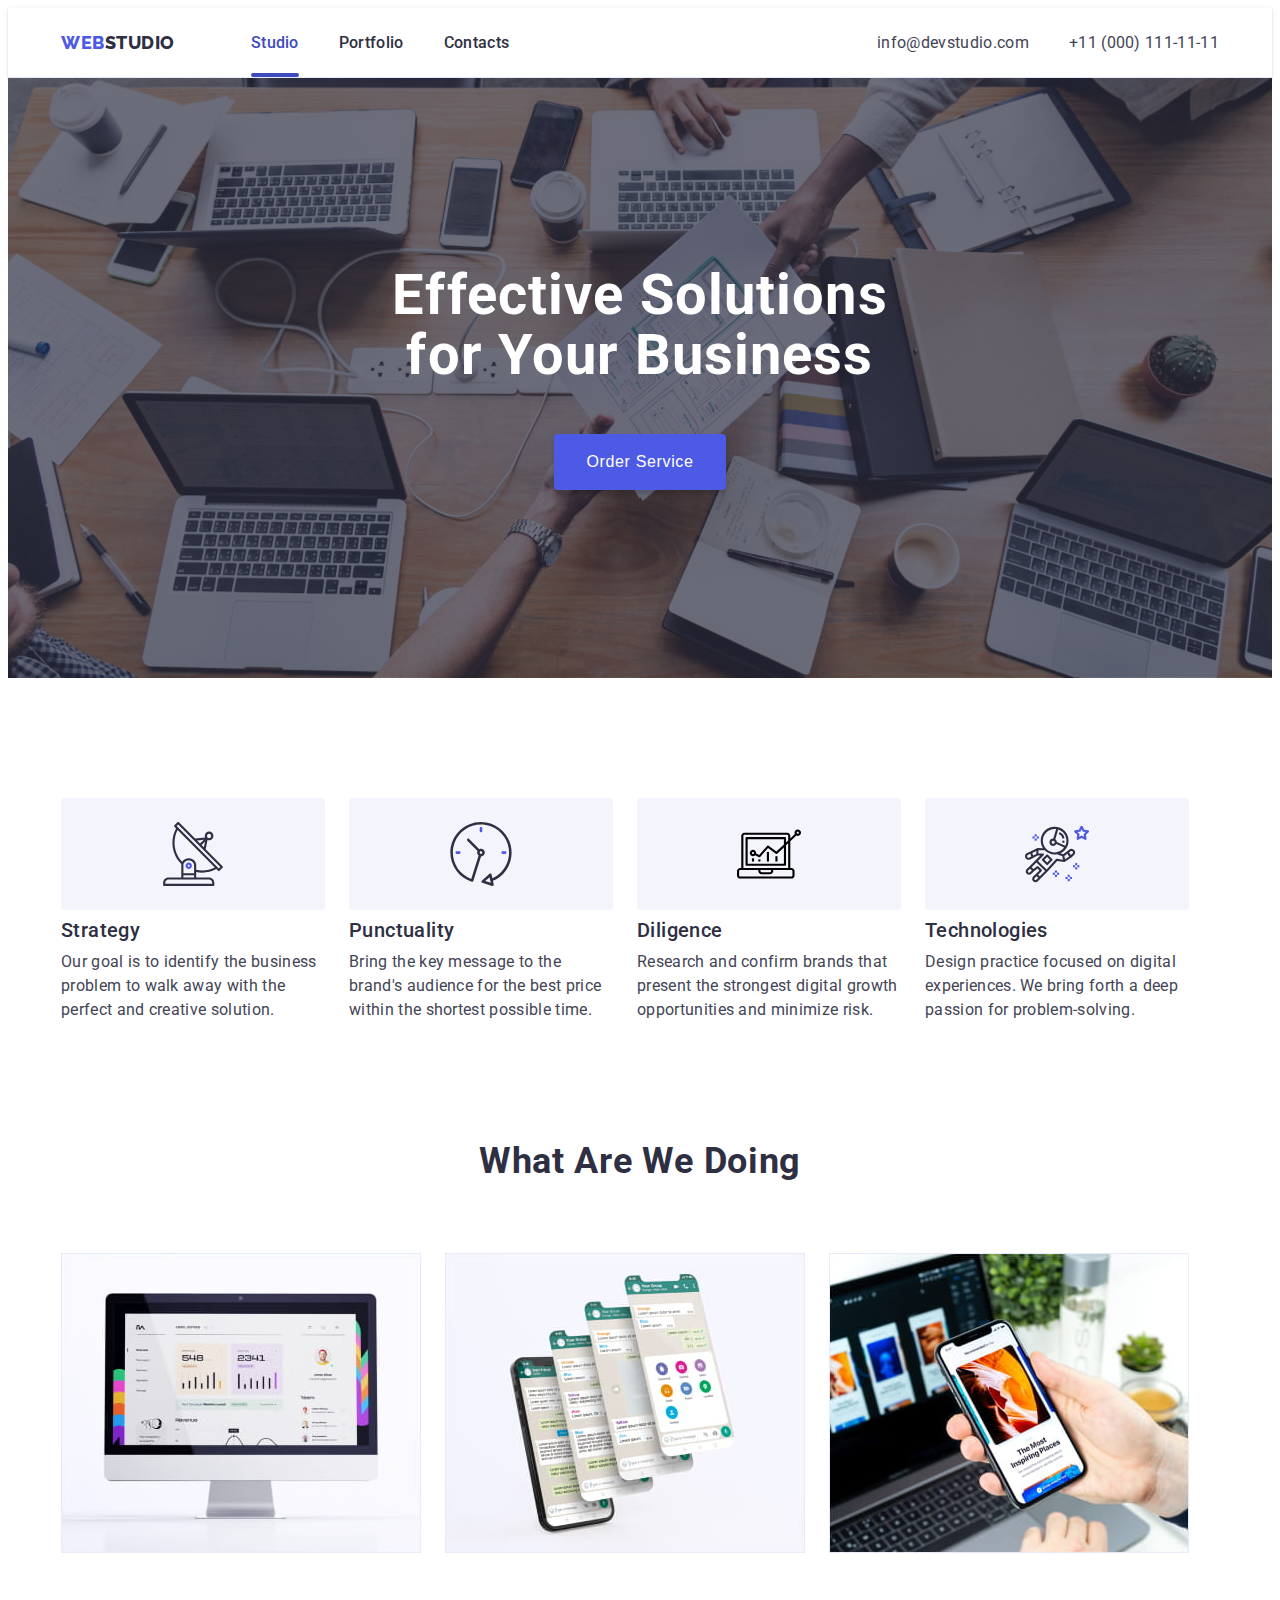
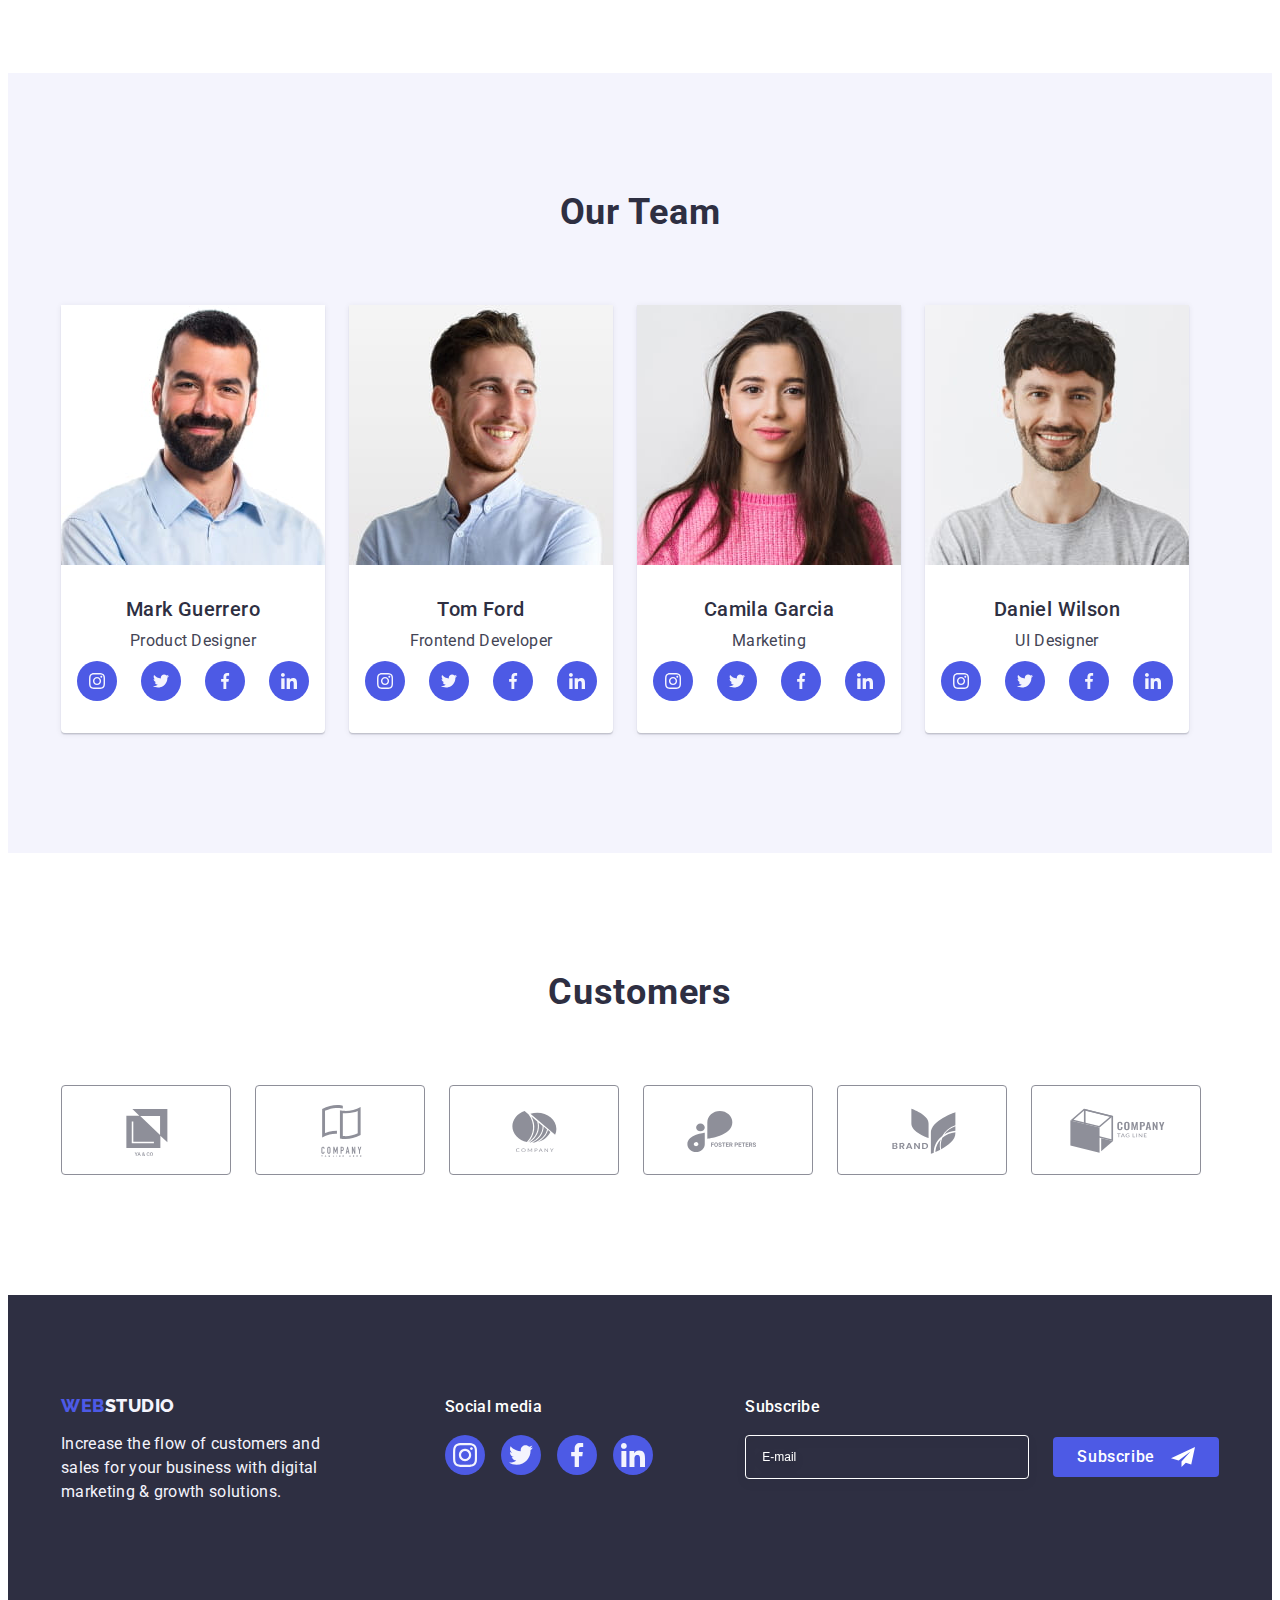
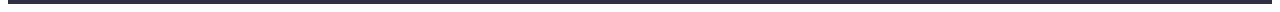
<file: index.html>
<!DOCTYPE html>
<html lang="en">
  <head>
    <meta charset="UTF-8" />
    <meta http-equiv="X-UA-Compatible" content="IE=edge" />
    <meta name="viewport" content="width=device-width, initial-scale=1.0" />
    <title>Studio</title>
    <link rel="preconnect" href="https://fonts.googleapis.com" />
    <link rel="preconnect" href="https://fonts.gstatic.com" crossorigin />
    <link
      href="https://fonts.googleapis.com/css2?family=Raleway:wght@800&family=Roboto:wght@400;500;700;900&display=swap"
      rel="stylesheet"
    />
    <link
      rel="stylesheet"
      href="https://cdnjs.cloudflare.com/ajax/libs/modern-normalize/1.1.0/modern-normalize.min.css"
      integrity="sha512-wpPYUAdjBVSE4KJnH1VR1HeZfpl1ub8YT/NKx4PuQ5NmX2tKuGu6U/JRp5y+Y8XG2tV+wKQpNHVUX03MfMFn9Q=="
      crossorigin="anonymous"
      referrerpolicy="no-referrer"
    />
    <link rel="stylesheet" href="./css/styles.css" />
  </head>
  <body>
    <!-- Header -->
    <header class="header">
      <div class="container header-flex">
        <nav class="header-nav">
          <a href="./index.html" class="header-logo link"
            >Web<span class="header-logo-accent">Studio</span></a
          >
          <ul class="header-nav-list list">
            <li class="header-nav-item">
              <a href="./index.html" class="header-nav-link current link"
                >Studio</a
              >
            </li>
            <li class="header-nav-item">
              <a href="./portfolio.html" class="header-nav-link link"
                >Portfolio</a
              >
            </li>
            <li class="header-nav-item">
              <a href="" class="header-nav-link link">Contacts</a>
            </li>
          </ul>
        </nav>
        <address class="header-contacts">
          <ul class="header-contacts-list list">
            <li class="header-contacts-item">
              <a
                href="mailto:info@devstudio.com"
                class="header-contacts-link link"
                >info@devstudio.com</a
              >
            </li>
            <li class="header-contacts-item">
              <a href="tel:+110001111111" class="header-contacts-link link"
                >+11 (000) 111-11-11</a
              >
            </li>
          </ul>
        </address>
      </div>
    </header>
    <!-- Main -->
    <main>
      <!-- Hero section -->
      <section class="hero">
        <div class="container">
          <h1 class="hero-title">Effective Solutions for Your Business</h1>
          <button type="button" class="button hero-btn" data-modal-open>
            Order Service
          </button>
        </div>
      </section>
      <!-- Features section -->
      <section class="feature section">
        <div class="container">
          <h2 class="visually-hidden">Features</h2>
          <ul class="list feature-list">
            <li class="feature-list-item">
              <div class="feature-icon-container">
                <svg width="64" height="64" class="feature-icon">
                  <use href="./images/icons.svg#icon-antenna"></use>
                </svg>
              </div>
              <h3 class="feature-subtitle">Strategy</h3>
              <p class="feature-descr">
                Our goal is to identify the business problem to walk away with
                the perfect and creative solution.
              </p>
            </li>
            <li class="feature-list-item">
              <div class="feature-icon-container">
                <svg width="64" height="64" class="feature-icon">
                  <use href="./images/icons.svg#icon-clock"></use>
                </svg>
              </div>
              <h3 class="feature-subtitle">Punctuality</h3>
              <p class="feature-descr">
                Bring the key message to the brand's audience for the best price
                within the shortest possible time.
              </p>
            </li>
            <li class="feature-list-item">
              <div class="feature-icon-container">
                <svg width="64" height="64" class="feature-icon">
                  <use href="./images/icons.svg#icon-diagram"></use>
                </svg>
              </div>
              <h3 class="feature-subtitle">Diligence</h3>
              <p class="feature-descr">
                Research and confirm brands that present the strongest digital
                growth opportunities and minimize risk.
              </p>
            </li>
            <li class="feature-list-item">
              <div class="feature-icon-container">
                <svg width="64" height="64" class="feature-icon">
                  <use href="./images/icons.svg#icon-astronaut"></use>
                </svg>
              </div>
              <h3 class="feature-subtitle">Technologies</h3>
              <p class="feature-descr">
                Design practice focused on digital experiences. We bring forth a
                deep passion for problem-solving.
              </p>
            </li>
          </ul>
        </div>
      </section>
      <!-- Duties section -->
      <section class="duties">
        <div class="container">
          <h2 class="duties-title">What are we doing</h2>
          <ul class="duties-list list">
            <li class="duties-list-item">
              <img
                src="./images/duties-section/monitor.jpg"
                alt="a computer monitor"
                width="360"
                height="300"
              />
            </li>
            <li class="duties-list-item">
              <img
                src="./images/duties-section/phone.jpg"
                alt="a phone with a lot of tabs"
                width="360"
                height="300"
              />
            </li>
            <li class="duties-list-item">
              <img
                src="./images/duties-section/handwithaphone.jpg"
                alt="a hand holding a phone"
                width="360"
                height="300"
              />
            </li>
          </ul>
        </div>
      </section>
      <!-- Team section -->
      <section class="team section">
        <div class="container">
          <h2 class="team-title">Our Team</h2>
          <ul class="team-list list">
            <li class="team-item-bg">
              <img
                src="./images/team-section/mark_guerrero.jpg"
                alt="a worker"
                width="264"
                height="260"
              />
              <div class="team-item-container">
                <h3 class="team-worker-name">Mark Guerrero</h3>
                <p class="team-worker-role">Product Designer</p>
                <ul class="team-social-list list">
                  <li class="team-social-item">
                    <a href="" class="team-social-link">
                      <svg width="16" height="16" class="team-social-icon">
                        <use href="./images/icons.svg#icon-instagram"></use>
                      </svg>
                    </a>
                  </li>
                  <li class="team-social-item">
                    <a href="" class="team-social-link">
                      <svg width="16" height="16" class="team-social-icon">
                        <use href="./images/icons.svg#icon-twitter"></use>
                      </svg>
                    </a>
                  </li>
                  <li class="team-social-item">
                    <a href="" class="team-social-link">
                      <svg width="16" height="16" class="team-social-icon">
                        <use href="./images/icons.svg#icon-facebook"></use>
                      </svg>
                    </a>
                  </li>
                  <li class="team-social-item">
                    <a href="" class="team-social-link">
                      <svg width="16" height="16" class="team-social-icon">
                        <use href="./images/icons.svg#icon-linkedin"></use>
                      </svg>
                    </a>
                  </li>
                </ul>
              </div>
            </li>
            <li class="team-item-bg">
              <img
                src="./images/team-section/tom_ford.jpg"
                alt="a worker"
                width="264"
                height="260"
              />
              <div class="team-item-container">
                <h3 class="team-worker-name">Tom Ford</h3>
                <p class="team-worker-role">Frontend Developer</p>
                <ul class="team-social-list list">
                  <li class="team-social-item">
                    <a href="" class="team-social-link">
                      <svg width="16" height="16" class="team-social-icon">
                        <use href="./images/icons.svg#icon-instagram"></use>
                      </svg>
                    </a>
                  </li>
                  <li class="team-social-item">
                    <a href="" class="team-social-link">
                      <svg width="16" height="16" class="team-social-icon">
                        <use href="./images/icons.svg#icon-twitter"></use>
                      </svg>
                    </a>
                  </li>
                  <li class="team-social-item">
                    <a href="" class="team-social-link">
                      <svg width="16" height="16" class="team-social-icon">
                        <use href="./images/icons.svg#icon-facebook"></use>
                      </svg>
                    </a>
                  </li>
                  <li class="team-social-item">
                    <a href="" class="team-social-link">
                      <svg width="16" height="16" class="team-social-icon">
                        <use href="./images/icons.svg#icon-linkedin"></use>
                      </svg>
                    </a>
                  </li>
                </ul>
              </div>
            </li>
            <li class="team-item-bg">
              <img
                src="./images/team-section/camila_garcia.jpg"
                alt="a worker"
                width="264"
                height="260"
              />
              <div class="team-item-container">
                <h3 class="team-worker-name">Camila Garcia</h3>
                <p class="team-worker-role">Marketing</p>
                <ul class="team-social-list list">
                  <li class="team-social-item">
                    <a href="" class="team-social-link">
                      <svg width="16" height="16" class="team-social-icon">
                        <use href="./images/icons.svg#icon-instagram"></use>
                      </svg>
                    </a>
                  </li>
                  <li class="team-social-item">
                    <a href="" class="team-social-link">
                      <svg width="16" height="16" class="team-social-icon">
                        <use href="./images/icons.svg#icon-twitter"></use>
                      </svg>
                    </a>
                  </li>
                  <li class="team-social-item">
                    <a href="" class="team-social-link">
                      <svg width="16" height="16" class="team-social-icon">
                        <use href="./images/icons.svg#icon-facebook"></use>
                      </svg>
                    </a>
                  </li>
                  <li class="team-social-item">
                    <a href="" class="team-social-link">
                      <svg width="16" height="16" class="team-social-icon">
                        <use href="./images/icons.svg#icon-linkedin"></use>
                      </svg>
                    </a>
                  </li>
                </ul>
              </div>
            </li>
            <li class="team-item-bg">
              <img
                src="./images/team-section/daniel_wilson.jpg"
                alt="a worker"
                width="264"
                height="260"
              />
              <div class="team-item-container">
                <h3 class="team-worker-name">Daniel Wilson</h3>
                <p class="team-worker-role">UI Designer</p>
                <ul class="team-social-list list">
                  <li class="team-social-item">
                    <a href="" class="team-social-link">
                      <svg width="16" height="16" class="team-social-icon">
                        <use href="./images/icons.svg#icon-instagram"></use>
                      </svg>
                    </a>
                  </li>
                  <li class="team-social-item">
                    <a href="" class="team-social-link">
                      <svg width="16" height="16" class="team-social-icon">
                        <use href="./images/icons.svg#icon-twitter"></use>
                      </svg>
                    </a>
                  </li>
                  <li class="team-social-item">
                    <a href="" class="team-social-link">
                      <svg width="16" height="16" class="team-social-icon">
                        <use href="./images/icons.svg#icon-facebook"></use>
                      </svg>
                    </a>
                  </li>
                  <li class="team-social-item">
                    <a href="" class="team-social-link">
                      <svg width="16" height="16" class="team-social-icon">
                        <use href="./images/icons.svg#icon-linkedin"></use>
                      </svg>
                    </a>
                  </li>
                </ul>
              </div>
            </li>
          </ul>
        </div>
      </section>
      <!-- Customers section -->
      <section class="customer section">
        <div class="container">
          <h2 class="customer-title">Customers</h2>
          <ul class="customer-icon-list list">
            <li class="customer-icon-item">
              <a href="" class="customer-icon-link">
                <svg width="104" height="56" class="customer-icon">
                  <use href="./images/icons.svg#icon-company1"></use>
                </svg>
              </a>
            </li>
            <li class="customer-icon-item">
              <a href="" class="customer-icon-link">
                <svg width="104" height="56" class="customer-icon">
                  <use href="./images/icons.svg#icon-company2"></use>
                </svg>
              </a>
            </li>
            <li class="customer-icon-item">
              <a href="" class="customer-icon-link">
                <svg width="104" height="56" class="customer-icon">
                  <use href="./images/icons.svg#icon-company3"></use>
                </svg>
              </a>
            </li>
            <li class="customer-icon-item">
              <a href="" class="customer-icon-link">
                <svg width="104" height="56" class="customer-icon">
                  <use href="./images/icons.svg#icon-company4"></use>
                </svg>
              </a>
            </li>
            <li class="customer-icon-item">
              <a href="" class="customer-icon-link">
                <svg width="104" height="56" class="customer-icon">
                  <use href="./images/icons.svg#icon-company5"></use>
                </svg>
              </a>
            </li>
            <li class="customer-icon-item">
              <a href="" class="customer-icon-link">
                <svg width="104" height="56" class="customer-icon">
                  <use href="./images/icons.svg#icon-company6"></use>
                </svg>
              </a>
            </li>
          </ul>
        </div>
      </section>
    </main>
    <!-- Footer -->
    <footer class="footer">
      <div class="container footer-container">
        <div class="footer-logo-container">
          <a href="./index.html" class="footer-logo link"
            >Web<span class="footer-logo-accent">Studio</span></a
          >
          <p class="footer-text">
            Increase the flow of customers and sales for your business with
            digital marketing & growth solutions.
          </p>
        </div>
        <div class="footer-social-container">
          <p class="footer-social-text">Social media</p>
          <ul class="footer-social-list list">
            <li class="footer-social-item">
              <a href="" class="footer-social-link">
                <svg width="24" height="24" class="footer-social-icon">
                  <use href="./images/icons.svg#icon-instagram"></use>
                </svg>
              </a>
            </li>
            <li class="footer-social-item">
              <a href="" class="footer-social-link">
                <svg width="24" height="24" class="footer-social-icon">
                  <use href="./images/icons.svg#icon-twitter"></use>
                </svg>
              </a>
            </li>
            <li class="footer-social-item">
              <a href="" class="footer-social-link">
                <svg width="24" height="24" class="footer-social-icon">
                  <use href="./images/icons.svg#icon-facebook"></use>
                </svg>
              </a>
            </li>
            <li class="footer-social-item">
              <a href="" class="footer-social-link">
                <svg width="24" height="24" class="footer-social-icon">
                  <use href="./images/icons.svg#icon-linkedin"></use>
                </svg>
              </a>
            </li>
          </ul>
        </div>
        <div class="form-container">
          <p class="footer-form-text">Subscribe</p>
          <form class="footer-form">
            <label>
              <input
                type="email"
                name="user_name"
                placeholder="E-mail"
                class="footer-input-email"
              />
            </label>
            <button type="submit" class="footer-form-btn">
              Subscribe
              <svg width="24" height="24">
                <use href="./images/icons.svg#icon-plane"></use>
              </svg>
            </button>
          </form>
        </div>
      </div>
    </footer>
    <!-- Modal window -->
    <div class="backdrop is-hidden" data-modal>
      <div class="modal">
        <button type="button" class="modal-btn" data-modal-close>
          <svg width="8" height="8" class="modal-icon">
            <use href="./images/icons.svg#icon-close"></use>
          </svg>
        </button>
        <strong class="modal-title"
          >Leave your contacts and we will call you back</strong
        >
        <form class="modal-form form" name="modal_form">
          <label class="modal-form-label" for="modal_name">Name</label>
          <div class="modal-form-wrapper">
            <input
              class="modal-form-field"
              type="text"
              name="modal_name"
              id="modal_name"
            />
            <svg class="modal-form-icon" width="18" height="24">
              <use href="./images/icons.svg#icon-person"></use>
            </svg>
          </div>
          <label class="modal-form-label" for="modal_phone">Phone</label>
          <div class="modal-form-wrapper">
            <input
              class="modal-form-field"
              type="text"
              name="modal_phone"
              id="modal_phone"
            />
            <svg class="modal-form-icon" width="18" height="24">
              <use href="./images/icons.svg#icon-phone"></use>
            </svg>
          </div>
          <label class="modal-form-label" for="modal_email">Email</label>
          <div class="modal-form-wrapper">
            <input
              class="modal-form-field"
              type="text"
              name="modal_email"
              id="modal_email"
            />
            <svg class="modal-form-icon" width="18" height="24">
              <use href="./images/icons.svg#icon-email"></use>
            </svg>
          </div>

          <label class="modal-form-label" for="modal_comment">Comment</label>
          <textarea
            class="modal-form-comment"
            name="modal_comment"
            id="modal_comment"
            placeholder="Text input"
          ></textarea>

          <label class="modal-form-agreement">
            <input
              class="form-check-input visually-hidden"
              type="checkbox"
              name="modal_agreement"
            />
            <svg class="form-custom-check" width="16" height="16">
              <use
                class="unchecked"
                href="./images/icons.svg#icon-unchecked"
              ></use>
              <use class="checked" href="./images/icons.svg#icon-checked"></use>
            </svg>
            <span class="form-agreement-text"
              >I accept the terms and conditions of the
              <a
                class="form-agreement-link"
                href=""
                target="_blank"
                rel="noopener noreferrer"
                >Privacy Policy</a
              ></span
            >
          </label>

          <button class="modal-form-btn button" type="submit">Send</button>
        </form>
      </div>
    </div>
    <!-- Js -->
    <script src="./js/modal.js"></script>
  </body>
</html>
</file>
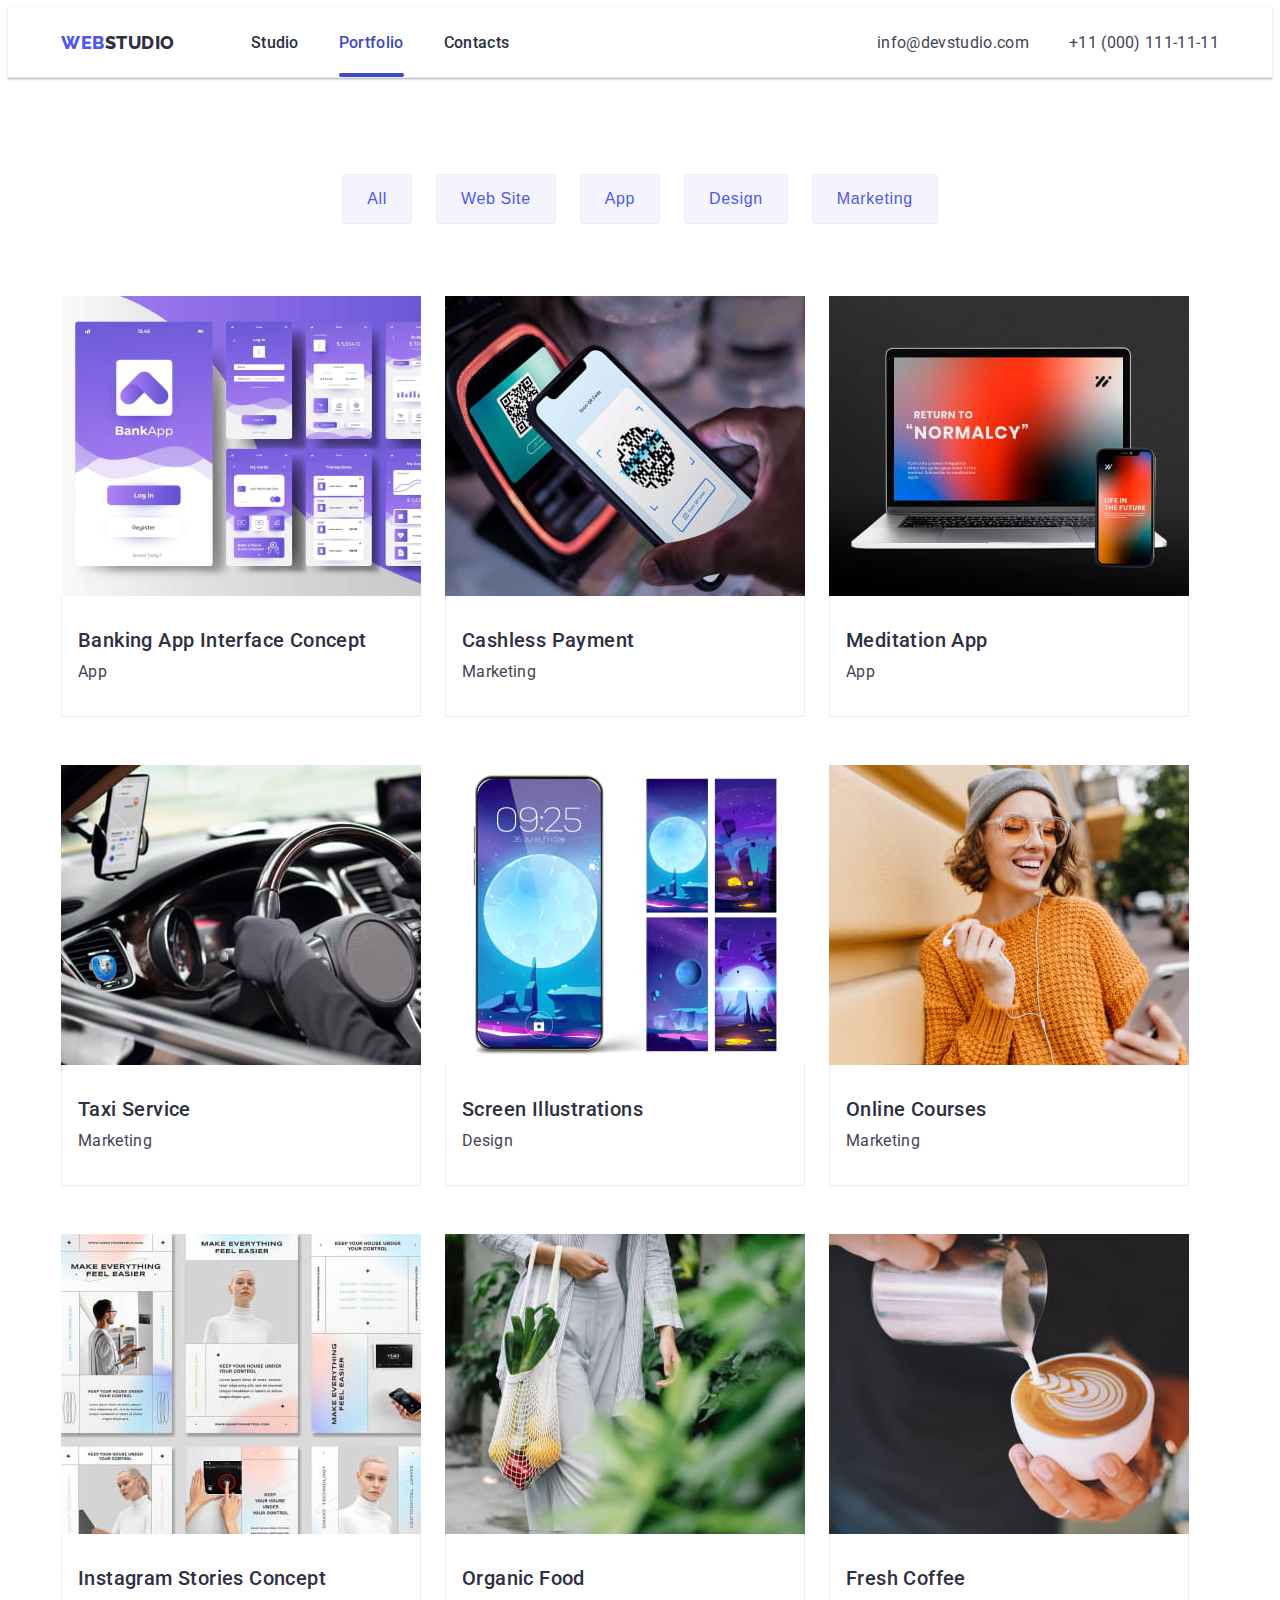
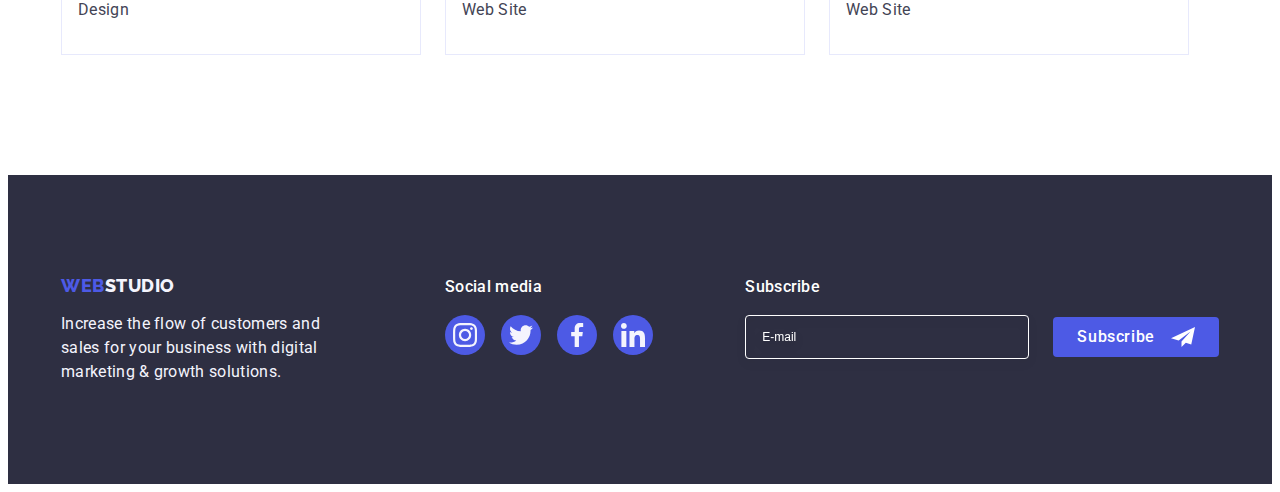
<file: portfolio.html>
<!DOCTYPE html>
<html lang="en">
  <head>
    <meta charset="UTF-8" />
    <meta http-equiv="X-UA-Compatible" content="IE=edge" />
    <meta name="viewport" content="width=device-width, initial-scale=1.0" />
    <title>Portfolio</title>
    <link rel="preconnect" href="https://fonts.googleapis.com" />
    <link rel="preconnect" href="https://fonts.gstatic.com" crossorigin />
    <link
      href="https://fonts.googleapis.com/css2?family=Raleway:wght@800&family=Roboto:wght@400;500;700;900&display=swap"
      rel="stylesheet"
    />
    <link
      rel="stylesheet"
      href="https://cdnjs.cloudflare.com/ajax/libs/modern-normalize/1.1.0/modern-normalize.min.css"
      integrity="sha512-wpPYUAdjBVSE4KJnH1VR1HeZfpl1ub8YT/NKx4PuQ5NmX2tKuGu6U/JRp5y+Y8XG2tV+wKQpNHVUX03MfMFn9Q=="
      crossorigin="anonymous"
      referrerpolicy="no-referrer"
    />
    <link rel="stylesheet" href="./css/styles.css" />
  </head>
  <body>
    <!-- Header -->
    <header class="header">
      <div class="container header-flex">
        <nav class="header-nav">
          <a href="./index.html" class="header-logo link"
            >Web<span class="header-logo-accent">Studio</span></a
          >
          <ul class="header-nav-list list">
            <li class="header-nav-item">
              <a href="./index.html" class="header-nav-link link">Studio</a>
            </li>
            <li class="header-nav-item">
              <a href="./portfolio.html" class="header-nav-link current link"
                >Portfolio</a
              >
            </li>
            <li class="header-nav-item">
              <a href="" class="header-nav-link link">Contacts</a>
            </li>
          </ul>
        </nav>
        <address class="header-contacts">
          <ul class="header-contacts-list list">
            <li class="header-contacts-item">
              <a
                href="mailto:info@devstudio.com"
                class="header-contacts-link link"
                >info@devstudio.com</a
              >
            </li>
            <li class="header-contacts-item">
              <a href="tel:+110001111111" class="header-contacts-link link"
                >+11 (000) 111-11-11</a
              >
            </li>
          </ul>
        </address>
      </div>
    </header>
    <!-- Main -->
    <main>
      <section class="portfolio">
        <div class="container">
          <h1 class="visually-hidden">Portfolio</h1>
          <ul class="filter-btn-list list">
            <li>
              <button type="button" class="button filter-btn">All</button>
            </li>
            <li>
              <button type="button" class="button filter-btn">Web Site</button>
            </li>
            <li>
              <button type="button" class="button filter-btn">App</button>
            </li>
            <li>
              <button type="button" class="button filter-btn">Design</button>
            </li>
            <li>
              <button type="button" class="button filter-btn">Marketing</button>
            </li>
            <!-- Works -->
          </ul>
          <ul class="works-list list">
            <!-- Work 1 -->
            <li class="works-list-item">
              <a href="" class="link works-link">
                <div class="works-thumb">
                  <img
                    src="./images/portfolio-page/banking.jpg"
                    alt="a variety of the baking app interface's designs"
                    width="360"
                    height="300"
                  />
                  <p class="works-text">
                    14 Stylish and User-Friendly App Design Concepts · Task
                    Manager App · Calorie Tracker App · Exotic Fruit Ecommerce
                    App · Cloud Storage App
                  </p>
                </div>
                <div class="works-container">
                  <h2 class="works-subtitle">Banking App Interface Concept</h2>
                  <p class="works-descr">App</p>
                </div>
              </a>
            </li>
            <!-- Work 2 -->
            <li class="works-list-item">
              <a href="" class="link works-link">
                <div class="works-thumb">
                  <img
                    src="./images/portfolio-page/payment.jpg"
                    alt=" a person doing a cashless payment"
                    width="360"
                    height="300"
                  />

                  <p class="works-text">
                    14 Stylish and User-Friendly App Design Concepts · Task
                    Manager App · Calorie Tracker App · Exotic Fruit Ecommerce
                    App · Cloud Storage App
                  </p>
                </div>
                <div class="works-container">
                  <h2 class="works-subtitle">Cashless Payment</h2>
                  <p class="works-descr">Marketing</p>
                </div>
              </a>
            </li>
            <!-- Work 3 -->
            <li class="works-list-item">
              <a href="" class="link works-link">
                <div class="works-thumb">
                  <img
                    src="./images/portfolio-page/meditation.jpg"
                    alt="a laptop and a phone with the meditation app opened"
                    width="360"
                    height="300"
                  />

                  <p class="works-text">
                    14 Stylish and User-Friendly App Design Concepts · Task
                    Manager App · Calorie Tracker App · Exotic Fruit Ecommerce
                    App · Cloud Storage App
                  </p>
                </div>
                <div class="works-container">
                  <h2 class="works-subtitle">Meditation App</h2>
                  <p class="works-descr">App</p>
                </div>
              </a>
            </li>
            <!-- Work 4 -->
            <li class="works-list-item">
              <a href="" class="link works-link">
                <div class="works-thumb">
                  <img
                    src="./images/portfolio-page/taxi.jpg"
                    alt="a person driving a car"
                    width="360"
                    height="300"
                  />

                  <p class="works-text">
                    14 Stylish and User-Friendly App Design Concepts · Task
                    Manager App · Calorie Tracker App · Exotic Fruit Ecommerce
                    App · Cloud Storage App
                  </p>
                </div>
                <div class="works-container">
                  <h2 class="works-subtitle">Taxi Service</h2>
                  <p class="works-descr">Marketing</p>
                </div>
              </a>
            </li>
            <!-- Work 5 -->
            <li class="works-list-item">
              <a href="" class="link works-link">
                <div class="works-thumb">
                  <img
                    src="./images/portfolio-page/illustation.jpg"
                    alt="a phone and several screen Illustrations"
                    width="360"
                    height="300"
                  />

                  <p class="works-text">
                    14 Stylish and User-Friendly App Design Concepts · Task
                    Manager App · Calorie Tracker App · Exotic Fruit Ecommerce
                    App · Cloud Storage App
                  </p>
                </div>
                <div class="works-container">
                  <h2 class="works-subtitle">Screen Illustrations</h2>
                  <p class="works-descr">Design</p>
                </div>
              </a>
            </li>
            <!-- Work 6 -->
            <li class="works-list-item">
              <a href="" class="link works-link">
                <div class="works-thumb">
                  <img
                    src="./images/portfolio-page/courses.jpg"
                    alt="a girl holding a phone and looking at its screen"
                    width="360"
                    height="300"
                  />

                  <p class="works-text">
                    14 Stylish and User-Friendly App Design Concepts · Task
                    Manager App · Calorie Tracker App · Exotic Fruit Ecommerce
                    App · Cloud Storage App
                  </p>
                </div>
                <div class="works-container">
                  <h2 class="works-subtitle">Online Courses</h2>
                  <p class="works-descr">Marketing</p>
                </div>
              </a>
            </li>
            <!-- Work 7 -->
            <li class="works-list-item">
              <a href="" class="link works-link">
                <div class="works-thumb">
                  <img
                    src="./images/portfolio-page/instastories.jpg"
                    alt="several designed pages"
                    width="360"
                    height="300"
                  />

                  <p class="works-text">
                    14 Stylish and User-Friendly App Design Concepts · Task
                    Manager App · Calorie Tracker App · Exotic Fruit Ecommerce
                    App · Cloud Storage App
                  </p>
                </div>
                <div class="works-container">
                  <h2 class="works-subtitle">Instagram Stories Concept</h2>
                  <p class="works-descr">Design</p>
                </div>
              </a>
            </li>
            <!-- Work 8 -->
            <li class="works-list-item">
              <a href="" class="link works-link">
                <div class="works-thumb">
                  <img
                    src="./images/portfolio-page/food.jpg"
                    alt="a person holding a bag with food"
                    width="360"
                    height="300"
                  />

                  <p class="works-text">
                    14 Stylish and User-Friendly App Design Concepts · Task
                    Manager App · Calorie Tracker App · Exotic Fruit Ecommerce
                    App · Cloud Storage App
                  </p>
                </div>
                <div class="works-container">
                  <h2 class="works-subtitle">Organic Food</h2>
                  <p class="works-descr">Web Site</p>
                </div>
              </a>
            </li>
            <!-- Work 9 -->
            <li class="works-list-item">
              <a href="" class="link works-link">
                <div class="works-thumb">
                  <img
                    src="./images/portfolio-page/coffee.jpg"
                    alt="a hand holding a cup of coffee"
                    width="360"
                    height="300"
                  />

                  <p class="works-text">
                    14 Stylish and User-Friendly App Design Concepts · Task
                    Manager App · Calorie Tracker App · Exotic Fruit Ecommerce
                    App · Cloud Storage App
                  </p>
                </div>
                <div class="works-container">
                  <h2 class="works-subtitle">Fresh Coffee</h2>
                  <p class="works-descr">Web Site</p>
                </div>
              </a>
            </li>
          </ul>
        </div>
      </section>
    </main>
    <!-- Footer -->
    <footer class="footer">
      <div class="container footer-container">
        <div class="footer-logo-container">
          <a href="./index.html" class="footer-logo link"
            >Web<span class="footer-logo-accent">Studio</span></a
          >
          <p class="footer-text">
            Increase the flow of customers and sales for your business with
            digital marketing & growth solutions.
          </p>
        </div>
        <div class="footer-social-container">
          <p class="footer-social-text">Social media</p>
          <ul class="footer-social-list list">
            <li class="footer-social-item">
              <a href="" class="footer-social-link">
                <svg width="24" height="24" class="footer-social-icon">
                  <use href="./images/icons.svg#icon-instagram"></use>
                </svg>
              </a>
            </li>
            <li class="footer-social-item">
              <a href="" class="footer-social-link">
                <svg width="24" height="24" class="footer-social-icon">
                  <use href="./images/icons.svg#icon-twitter"></use>
                </svg>
              </a>
            </li>
            <li class="footer-social-item">
              <a href="" class="footer-social-link">
                <svg width="24" height="24" class="footer-social-icon">
                  <use href="./images/icons.svg#icon-facebook"></use>
                </svg>
              </a>
            </li>
            <li class="footer-social-item">
              <a href="" class="footer-social-link">
                <svg width="24" height="24" class="footer-social-icon">
                  <use href="./images/icons.svg#icon-linkedin"></use>
                </svg>
              </a>
            </li>
          </ul>
        </div>
        <div class="form-container">
          <p class="footer-form-text">Subscribe</p>
          <form class="footer-form">
            <label>
              <input
                type="email"
                name="user_name"
                placeholder="E-mail"
                class="footer-input-email"
              />
            </label>
            <button type="submit" class="footer-form-btn">
              Subscribe
              <svg width="24" height="24">
                <use href="./images/icons.svg#icon-plane"></use>
              </svg>
            </button>
          </form>
        </div>
      </div>
    </footer>
  </body>
</html>
</file>
<file: css/styles.css>
:root {
  /* Text color */
  --primary-text-color: #434455;
  --secondary-text-color: #2e2f42;
  --tertiary-text-color: #ffffff;
  --light-text: #f4f4fd;

  /* Background color */
  --primary-bg-color: #ffffff;
  --secondary-bg-color: #2e2f42;
  --tertiary-bg-color: #f4f4fd;

  /* Accent color */
  --iris-accent-color: #4d5ae5;
  --ocean-accent-color: #404bbf;
  --footer-hover-accent: #31d0aa;

  /* Border color */
  --border-color: #e7e9fc;

  /* Icon color */
  --icon-color: #f4f4fd;

  /* Logo color */
  --customer-logo-color: #8e8f99;

  /* Transition */
  --duration: 250ms;
  --timing-fucntion: cubic-bezier(0.4, 0, 0.2, 1);
}

body {
  background-color: var(--primary-bg-color);
  color: var(--primary-text-color);
  font-family: Roboto, sans-serif;
  font-size: 16px;
  line-height: 1.5;
  letter-spacing: 0.02em;
}

.list {
  list-style: none;
}

.link {
  text-decoration: none;
}

.button {
  cursor: pointer;
}

.section {
  padding-top: 120px;
  padding-bottom: 120px;
}

h1,
h2,
h3,
h4,
p {
  margin: 0;
}

ul,
ol {
  margin: 0;
  padding-left: 0;
}

img {
  display: block;
  max-width: 100%;
  height: auto;
}

.visually-hidden {
  position: absolute;
  width: 1px;
  height: 1px;
  margin: -1px;
  border: 0;
  padding: 0;

  white-space: nowrap;
  clip-path: inset(100%);
  clip: rect(0 0 0 0);
  overflow: hidden;
}

.container {
  max-width: 1158px;
  padding: 0 15px;
  margin: 0 auto;
  /* outline: 2px solid palevioletred; */
}

/* Header */
.header {
  border-bottom: 1px solid var(--border-color);
  box-shadow: 0px 2px 1px rgba(46, 47, 66, 0.08),
    0px 1px 1px rgba(46, 47, 66, 0.16), 0px 1px 6px rgba(46, 47, 66, 0.08);
}

.header-flex {
  display: flex;
  align-items: center;
}

/* Logo */
.header-logo {
  margin-right: 76px;
  padding-top: 24px;
  padding-bottom: 24px;

  color: var(--iris-accent-color);
  font-family: Raleway, sans-serif;
  font-weight: 800;
  font-size: 18px;
  line-height: 1.17;
  letter-spacing: 0.03em;
  text-transform: uppercase;
}

.header-logo-accent {
  color: var(--secondary-text-color);
}

.header-nav {
  display: flex;
  align-items: center;
  margin-right: auto;
}

.header-nav-list {
  display: flex;
  gap: 40px;
}

.header-nav-link {
  position: relative;

  padding-top: 24px;
  padding-bottom: 24px;

  color: var(--secondary-text-color);
  font-weight: 500;
  font-size: 16px;
  line-height: 1.5;

  transition: color var(--duration) var(--timing-fucntion);
}

.header-nav-link.current {
  color: #404bbf;
}

.header-nav-link::after {
  position: absolute;
  bottom: -1px;

  content: "";

  display: block;
  width: 100%;
  height: 4px;
  border-radius: 2px;
}

.header-nav-link.current::after {
  background-color: #404bbf;
}

/* .current { */
/* color: var(--accent-color); */
/* } */

.header-nav-link:hover,
.header-nav-link:focus {
  color: var(--ocean-accent-color);
}

.header-contacts {
  font-style: normal;
}

.header-contacts-list {
  display: flex;
}

.header-contacts-item:not(:last-child) {
  margin-right: 40px;
}

.header-contacts-link {
  padding-top: 24px;
  padding-bottom: 24px;

  color: var(--primary-text-color);
  font-size: 16px;
  line-height: 1.5;

  transition: color var(--duration) var(--timing-fucntion);
}

.header-contacts-link:hover,
.header-contacts-link:focus {
  color: var(--ocean-accent-color);
}

/* Main */

/* Hero section*/
.hero {
  padding-top: 188px;
  padding-bottom: 188px;
  background-color: var(--secondary-bg-color);
  background-image: linear-gradient(
      rgba(46, 47, 66, 0.7),
      rgba(46, 47, 66, 0.7)
    ),
    url(../images/hero-section/people-office.jpg);
  background-size: cover;
  background-position: center;
  background-repeat: no-repeat;
  max-width: 1440px;
  margin: 0 auto;
}

.hero-title {
  max-width: 496px;
  margin-bottom: 48px;
  margin-left: auto;
  margin-right: auto;

  color: var(--tertiary-text-color);
  font-weight: 700;
  font-size: 56px;
  line-height: 1.07;
  letter-spacing: 0.02em;
  text-align: center;
}

.hero-btn {
  display: block;
  min-width: 169px;
  box-shadow: 0px 4px 4px rgba(0, 0, 0, 0.15);
  border: 0;
  border-radius: 4px;
  padding: 16px 32px;
  margin-left: auto;
  margin-right: auto;

  background-color: var(--iris-accent-color);
  color: var(--tertiary-text-color);
  font-weight: 500;
  font-size: 16px;
  line-height: 1.5;
  letter-spacing: 0.04em;

  transition: background-color var(--duration) var(--timing-fucntion);
}

.hero-btn:hover,
.hero-btn:focus,
.hero-btn:active {
  background-color: var(--ocean-accent-color);
}

/* Features section */
.feature-list {
  display: flex;
  gap: 24px;
}

.feature-list-item {
  width: 264px;
}

.feature-icon-container {
  margin-bottom: 8px;
  border-radius: 4px;
  display: flex;
  justify-content: center;
  align-items: center;

  width: 264px;
  height: 112px;
  background-color: var(--tertiary-bg-color);
}

.feature-subtitle {
  margin-bottom: 8px;

  color: #2e2f42;
  font-weight: 500;
  font-size: 20px;
  line-height: 1.2;
  letter-spacing: 0.02em;
}

/* Duties section */
.duties {
  padding-bottom: 120px;
}

.duties-title,
.team-title,
.customer-title {
  margin-bottom: 72px;

  color: var(--secondary-text-color);
  font-weight: 700;
  font-size: 36px;
  line-height: 1.1;
  letter-spacing: 0.02em;
  text-align: center;
  text-transform: capitalize;
}

.duties-list {
  display: flex;
  gap: 24px;
}

/* Team section */
.team {
  background-color: var(--tertiary-bg-color);
}

.team-list {
  display: flex;
  gap: 24px;
}

.team-item-bg {
  /* padding: 32px 16px; */
  background-color: var(--primary-bg-color);
  box-shadow: 0px 1px 6px rgba(46, 47, 66, 0.08),
    0px 1px 1px rgba(46, 47, 66, 0.16), 0px 2px 1px rgba(46, 47, 66, 0.08);
  border-radius: 0px 0px 4px 4px;
}

.team-item-container {
  padding-top: 32px;
  padding-bottom: 32px;
  border-radius: 0px 0px 4px 4px;
}

.team-worker-name {
  margin-bottom: 8px;

  color: var(--secondary-text-color);
  font-weight: 500;
  font-size: 20px;
  line-height: 1.2;
  letter-spacing: 0.02em;
  text-align: center;
}

.team-worker-role {
  font-size: 16px;
  text-align: center;
  margin-bottom: 8px;
}

.team-social-list {
  display: flex;
  justify-content: center;
  gap: 24px;
}

.team-social-link {
  display: flex;
  justify-content: center;
  align-items: center;
  border-radius: 50%;
  width: 40px;
  height: 40px;
  background-color: var(--iris-accent-color);

  transition: background-color var(--duration) var(--timing-fucntion);
}

.team-social-link:hover,
.team-social-link:focus {
  background-color: var(--ocean-accent-color);
}

.team-social-icon {
  fill: var(--icon-color);
}

/* Customers section */
.customer-icon-list {
  display: flex;
  gap: 24px;
}

.customer-icon-link {
  display: flex;
  justify-content: center;
  align-items: center;

  width: 168px;
  height: 88px;
  color: var(--customer-logo-color);
  border: 1px solid var(--customer-logo-color);
  border-radius: 4px;

  transition: border-color 250ms cubic-bezier(0.4, 0, 0.2, 1),
    color 250ms cubic-bezier(0.4, 0, 0.2, 1);
}

.customer-icon-link:hover,
.customer-icon-link:focus {
  color: var(--ocean-accent-color);
  border-color: var(--ocean-accent-color);
}

.customer-icon {
  /* width: 104px;
  height: 56px; */
  fill: currentColor;
}

/* Footer */

.footer {
  padding-top: 100px;
  padding-bottom: 100px;
  background-color: var(--secondary-bg-color);
}

/* Logo */
.footer-container {
  display: flex;
  align-items: baseline;
}

.footer-logo {
  display: inline-block;
  margin-bottom: 16px;

  color: var(--iris-accent-color);
  font-family: Raleway, sans-serif;
  font-weight: 800;
  font-size: 18px;
  line-height: 1.17;
  letter-spacing: 0.03em;
  text-transform: uppercase;
}

.footer-logo-container {
  margin-right: 120px;
}

.footer-logo-accent {
  color: #f4f4fd;
}

.footer-text {
  width: 264px;

  color: var(--light-text);
}

.footer-social-text,
.footer-form-text {
  color: var(--tertiary-text-color);
  font-weight: 500;
  font-size: 16px;
  line-height: 1.5;
  letter-spacing: 0.02em;
  margin-bottom: 16px;
}

.footer-social-list {
  display: flex;
  gap: 16px;
}

.footer-social-link {
  display: flex;
  justify-content: center;
  align-items: center;
  border-radius: 50%;
  width: 40px;
  height: 40px;
  background-color: var(--iris-accent-color);

  transition: background-color var(--duration) var(--timing-fucntion);
}

.footer-social-link:hover,
.footer-social-link:focus {
  background-color: var(--footer-hover-accent);
}

.footer-social-icon {
  fill: var(--icon-color);
}

.form-container {
  display: flex;
  flex-direction: column;
  margin-left: auto;
}

.footer-form {
  display: flex;
  align-items: center;
  gap: 24px;
}

.email-btn-wrapper {
  display: flex;
  align-items: center;
  gap: 24px;
}

.footer-input-email {
  padding-left: 16px;

  width: 264px;
  height: 40px;

  font-size: 12px;
  line-height: 2;
  color: #ffffff;

  background-color: transparent;
  border: 1px solid #ffffff;
  filter: drop-shadow(0px 4px 4px rgba(0, 0, 0, 0.15));
  border-radius: 4px;
}

.footer-input-email::placeholder {
  color: #ffffff;
}

.footer-input-email:focus {
  outline: transparent;
}

.footer-form-btn {
  display: flex;
  justify-content: center;
  align-items: center;
  gap: 16px;

  min-width: 165px;
  padding-top: 8px;
  padding-bottom: 8px;
  padding-left: 24px;
  padding-right: 24px;

  font-family: "Roboto";
  font-weight: 500;
  font-size: 16px;
  line-height: 1.5;
  letter-spacing: 0.04em;

  color: #ffffff;
  background: #4d5ae5;
  border: none;
  border-radius: 4px;

  transition: background-color var(--duration) var(--timing-fucntion);
}

.footer-form-btn:hover,
.footer-form-btn:focus,
.footer-form-btn:active {
  background-color: var(--ocean-accent-color);
}

/* Portfolio-page */

.filter-btn-list {
  display: flex;
  justify-content: center;
  gap: 24px;
  margin-bottom: 72px;
}

.filter-btn {
  padding-top: 12px;
  padding-bottom: 12px;
  padding-left: 24px;
  padding-right: 24px;

  background-color: var(--tertiary-bg-color);
  color: var(--iris-accent-color);
  font-size: 16px;
  line-height: 1.5;
  font-weight: 500;
  letter-spacing: 0.04em;
  border: 1px solid var(--border-color);
  border-radius: 4px;

  transition: color 250ms cubic-bezier(0.4, 0, 0.2, 1),
    background-color 250ms cubic-bezier(0.4, 0, 0.2, 1),
    border-color 250ms cubic-bezier(0.4, 0, 0.2, 1),
    box-shadow 250ms cubic-bezier(0.4, 0, 0.2, 1);
}

.filter-btn:hover,
.filter-btn:focus,
.filter-btn:active {
  background-color: var(--ocean-accent-color);
  color: var(--tertiary-text-color);
  border: 1px solid transparent;
  box-shadow: 0px 3px 1px rgba(0, 0, 0, 0.1), 0px 2px 1px rgba(0, 0, 0, 0.08),
    0px 2px 2px rgba(0, 0, 0, 0.12);
}

/* Portfolio section */
.portfolio {
  padding-top: 96px;
  padding-bottom: 120px;
}

/* Works */
.works-list {
  display: flex;
  flex-wrap: wrap;
  row-gap: 48px;
  column-gap: 24px;
}

.works-link {
  display: block;

  transition: box-shadow var(--duration) var(--timing-fucntion);
}

.works-link:hover,
.works-link:focus {
  box-shadow: 0px 1px 6px rgba(46, 47, 66, 0.08),
    0px 1px 1px rgba(46, 47, 66, 0.16), 0px 2px 1px rgba(46, 47, 66, 0.08);
}

/* .works-link:hover .works-overlay,
.works-link:focus .works-overlay {
  transform: translateY(0%);
} */

.works-link:hover .works-text,
.works-link:focus .works-text {
  transform: translateY(0%);
}

.works-thumb {
  position: relative;
  overflow: hidden;
}

/* .works-overlay {
  position: absolute;
  top: 0;
  left: 0;
  transform: translateY(100%);
  width: 100%;
  height: 100%;
  background-color: var(--iris-accent-color);

  transition: transform var(--duration) var(--timing-fucntion);
} */

.works-text {
  position: absolute;
  top: 0;
  left: 0;
  font-size: 16px;
  line-height: 1.5;
  letter-spacing: 0.02em;
  color: var(--light-text);
  padding: 40px 32px;
  background-color: #4d5ae5;
  height: 100%;
  width: 100%;
  transform: translateY(100%);
  transition: transform 250ms cubic-bezier(0.4, 0, 0.2, 1);
}

.works-container {
  border: 1px solid var(--border-color);
  border-top: none;
  padding: 32px 16px;
}

.works-subtitle {
  margin-bottom: 8px;

  color: var(--secondary-text-color);
  font-weight: 500;
  font-size: 20px;
  line-height: 1.2;
  letter-spacing: 0.02em;
}

.works-descr {
  color: var(--primary-text-color);
}

/* Modal window */
.backdrop {
  position: fixed;
  top: 0;
  left: 0;
  width: 100%;
  height: 100%;
  background-color: rgba(46, 47, 66, 0.4);

  opacity: 1;

  transition: opacity 250ms cubic-bezier(0.4, 0, 0.2, 1),
    visibility 250ms cubic-bezier(0.4, 0, 0.2, 1);
}

.backdrop.is-hidden {
  opacity: 0;
  visibility: hidden;
  pointer-events: none;
}

.modal {
  position: absolute;
  top: 50%;
  left: 50%;
  transform: translate(-50%, -50%) scale(1);

  padding-top: 72px;
  padding-bottom: 24px;
  padding-left: 24px;
  padding-right: 24px;
  width: 408px;
  min-height: 576px;

  background-color: #fcfcfc;
  box-shadow: 0px 1px 1px rgba(0, 0, 0, 0.14), 0px 1px 3px rgba(0, 0, 0, 0.12),
    0px 2px 1px rgba(0, 0, 0, 0.2);
  border-radius: 4px;

  transition: transform 250ms cubic-bezier(0.4, 0, 0.2, 1);
}

.backdrop.is-hidden .modal {
  opacity: 0;
  transform: translate(-50%, 40%);
}

.modal-btn {
  position: absolute;
  top: 24px;
  right: 24px;

  width: 24px;
  height: 24px;

  display: flex;
  justify-content: center;
  align-items: center;
  padding: 0;
  background-color: #e7e9fc;
  border: 1px solid rgba(0, 0, 0, 0.1);
  border-radius: 50%;
  cursor: pointer;
  transition: background-color 250ms cubic-bezier(0.4, 0, 0.2, 1),
    border 250ms cubic-bezier(0.4, 0, 0.2, 1);
}

.modal-btn:hover,
.modal-btn:focus {
  background-color: #404bbf;
  border: none;
}

.modal-icon {
  fill: #2e2f42;
  transition: fill 250ms cubic-bezier(0.4, 0, 0.2, 1);
}

.modal-btn:hover .modal-icon,
.modal-btn:focus .modal-icon {
  fill: #ffffff;
}

.modal-title {
  display: block;

  margin-bottom: 16px;

  font-weight: 500;
  font-size: 16px;
  line-height: 1.5;
  text-align: center;
  letter-spacing: 0.02em;
  color: #2e2f42;
}

.modal-form-label {
  display: block;

  margin-bottom: 4px;

  font-size: 12px;
  line-height: 1.17;
  letter-spacing: 0.04em;
  color: #8e8f99;
}

.modal-form-wrapper {
  position: relative;
  margin-bottom: 8px;
}

.modal-form-field {
  padding: 0;
  padding-left: 40px;
  width: 100%;
  height: 40px;

  outline: transparent;
  border: 1px solid rgba(46, 47, 66, 0.4);
  border-radius: 4px;
  transition: border-color var(--duration) var(--timing-fucntion);
}

.modal-form-field:focus {
  border-color: #4d5ae5;
}

.modal-form-icon {
  position: absolute;
  top: 50%;
  left: 16px;

  pointer-events: none;

  transform: translateY(-50%);
  transition: fill var(--duration) var(--timing-fucntion);
}

.modal-form-field:focus + .modal-form-icon {
  fill: #4d5ae5;
}

.modal-form-comment {
  display: block;

  resize: none;
  margin-bottom: 16px;
  padding-top: 8px;
  padding-bottom: 8px;
  padding-left: 16px;
  padding-right: 16px;
  width: 100%;
  height: 120px;

  font-size: 12px;
  line-height: 1.17;
  letter-spacing: 0.04em;

  outline: transparent;
  border: 1px solid rgba(46, 47, 66, 0.4);
  border-radius: 4px;
  transition: border-color var(--duration) var(--timing-fucntion);
}

.modal-form-comment::placeholder {
  color: rgba(46, 47, 66, 0.4);
}

.modal-form-comment:focus {
  border-color: #4d5ae5;
}

.modal-form-agreement {
  display: flex;
  justify-content: center;
  gap: 8px;
  margin-bottom: 24px;
}

.unchecked {
  opacity: 1;
}

.checked {
  opacity: 0;
}

.form-check-input:checked + .form-custom-check > .unchecked {
  opacity: 0;
}

.form-check-input:checked + .form-custom-check > .checked {
  opacity: 1;
}

.form-agreement-text {
  font-size: 12px;
  line-height: 1.17;
  letter-spacing: 0.04em;
  color: #8e8f99;

  user-select: none;
}

.form-agreement-link {
  color: #4d5ae5;
  line-height: 1.33;
}

.modal-form-btn {
  display: block;
  margin: 0 auto;

  min-width: 169px;
  padding: 16px 32px;

  font-weight: 500;
  font-size: 16px;
  line-height: 1.5;
  text-align: center;
  letter-spacing: 0.04em;
  color: #ffffff;

  background: #4d5ae5;
  box-shadow: 0px 4px 4px rgba(0, 0, 0, 0.15);
  border: none;
  border-radius: 4px;

  transition: background-color var(--duration) var(--timing-fucntion);
}

.modal-form-btn:hover,
.modal-foem-btn:focus,
.modal-foem-btn:active {
  background-color: var(--ocean-accent-color);
}
</file>
